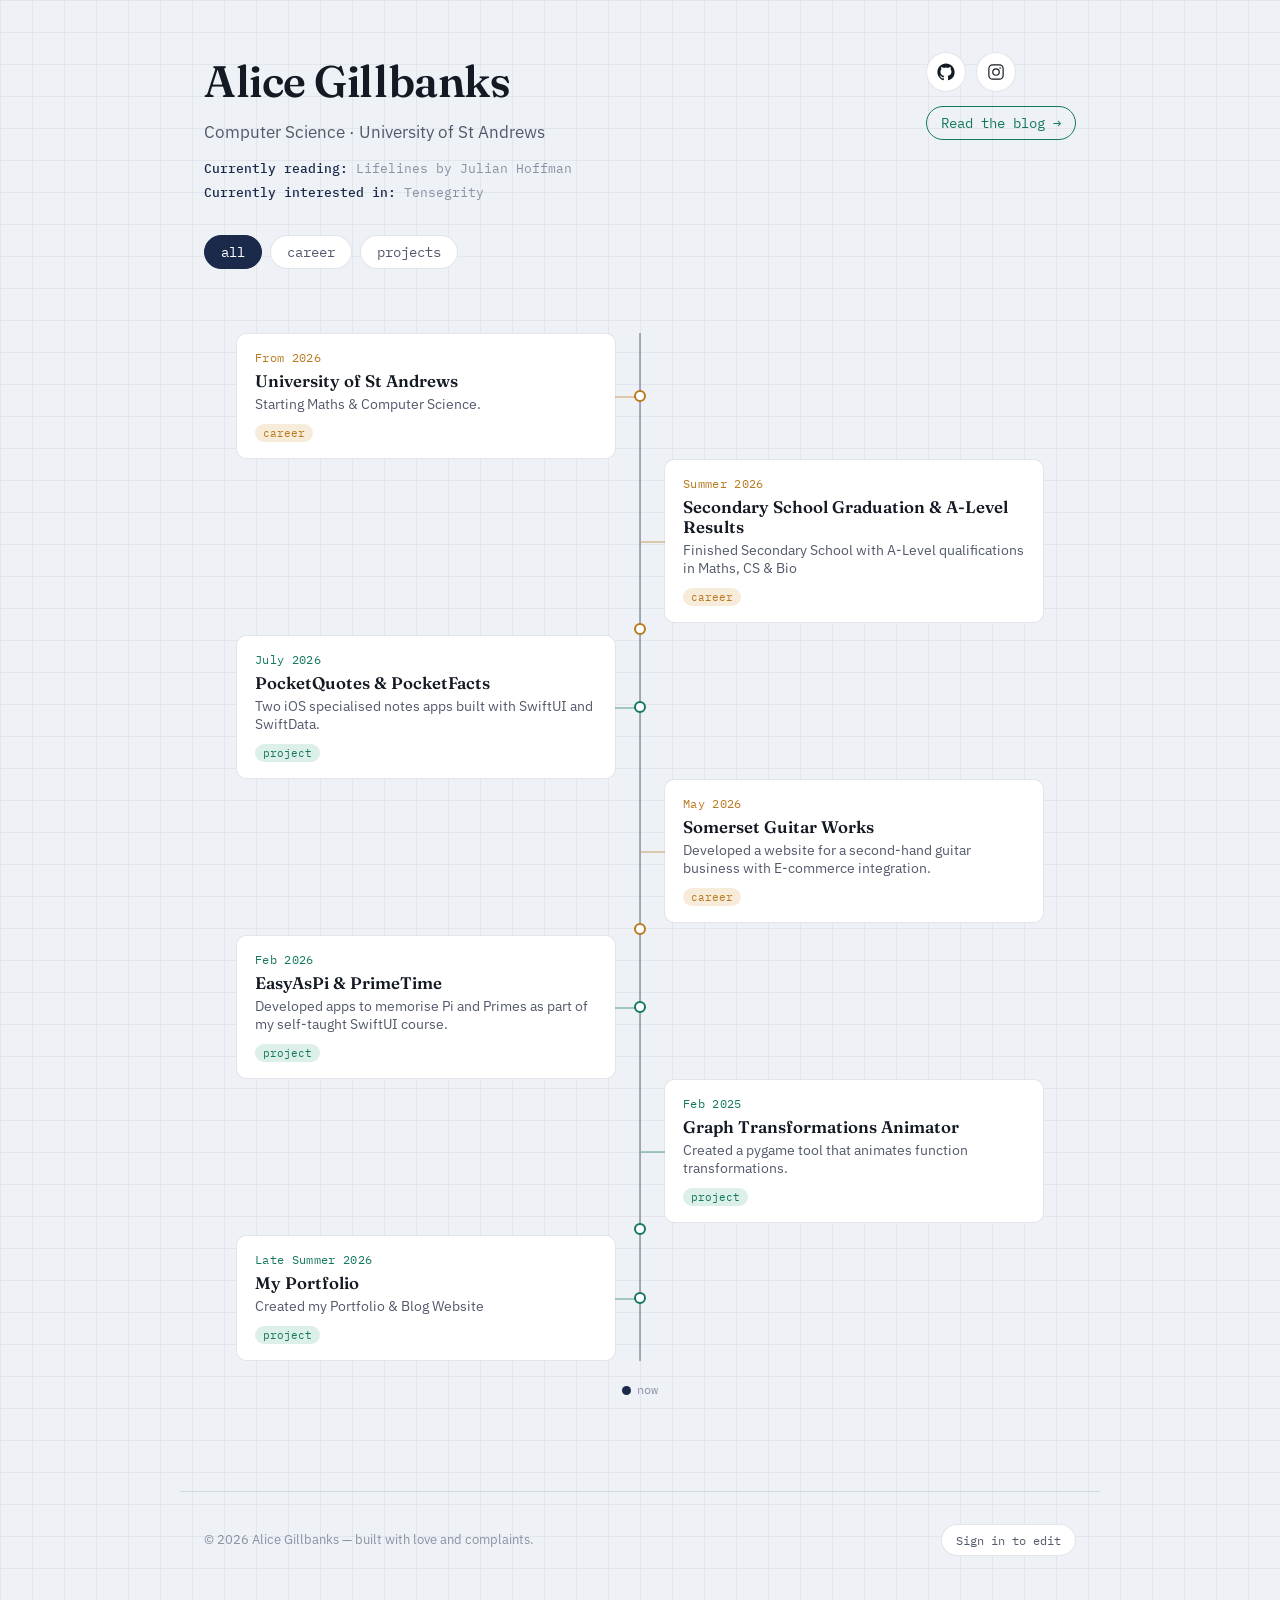
<file: index.html>
<!DOCTYPE html>
<html lang="en">
<head>
<meta charset="UTF-8">
<meta name="viewport" content="width=device-width, initial-scale=1.0">
<title>Alice Gillbanks</title>
<meta name="description" content="Alice Gillbanks — Maths & Computer Science at St Andrews. Career and project timeline.">
<link rel="stylesheet" href="css/style.css">
<link rel="stylesheet" href="css/blog.css">
</head>
<body>

<header class="site-header">
  <div class="identity">
    <h1 id="profile-name">Alice Gillbanks</h1>
    <p class="role" id="profile-subheading">Maths &amp; Computer Science · University of St Andrews</p>
    <div class="meta-lines">
      <span><span class="label">Currently reading:</span> <span id="profile-reading">—</span></span>
      <span><span class="label">Currently interested in:</span> <span id="profile-interest">—</span></span>
    </div>
  </div>
  <div>
  <nav class="social-links" aria-label="Social links">
    <a id="link-github" href="https://github.com/" target="_blank" rel="noopener" aria-label="GitHub">
      <svg viewBox="0 0 24 24" fill="currentColor" aria-hidden="true"><path d="M12 .5C5.65.5.5 5.65.5 12c0 5.09 3.29 9.4 7.86 10.93.57.1.78-.25.78-.55 0-.27-.01-1.15-.02-2.09-3.2.7-3.88-1.35-3.88-1.35-.52-1.33-1.28-1.68-1.28-1.68-1.04-.72.08-.7.08-.7 1.15.08 1.76 1.18 1.76 1.18 1.03 1.76 2.69 1.25 3.34.96.1-.75.4-1.25.73-1.54-2.56-.29-5.25-1.28-5.25-5.7 0-1.26.45-2.28 1.18-3.09-.12-.29-.51-1.46.11-3.05 0 0 .96-.31 3.15 1.18a10.9 10.9 0 0 1 5.74 0c2.19-1.49 3.15-1.18 3.15-1.18.62 1.59.23 2.76.11 3.05.74.81 1.18 1.83 1.18 3.09 0 4.43-2.7 5.4-5.27 5.69.42.36.78 1.07.78 2.15 0 1.56-.01 2.81-.01 3.19 0 .3.2.66.79.55A11.5 11.5 0 0 0 23.5 12c0-6.35-5.15-11.5-11.5-11.5Z"/></svg>
    </a>
    <a id="link-instagram" href="https://instagram.com/" target="_blank" rel="noopener" aria-label="Instagram">
      <svg viewBox="0 0 24 24" fill="none" stroke="currentColor" stroke-width="1.6" aria-hidden="true"><rect x="2.5" y="2.5" width="19" height="19" rx="5"/><circle cx="12" cy="12" r="4.3"/><circle cx="17.4" cy="6.6" r="1.1" fill="currentColor" stroke="none"/></svg>
    </a>
  </nav>
  <a class="blog-nav-link" href="blog.html">Read the blog →</a>
  </div>
</header>

<div class="filter-bar" role="group" aria-label="Filter timeline">
  <button class="filter-pill" data-filter="all" aria-pressed="true">all</button>
  <button class="filter-pill" data-filter="career" aria-pressed="false">career</button>
  <button class="filter-pill" data-filter="project" aria-pressed="false">projects</button>
</div>

<main>
  <ol class="timeline" id="timeline" aria-label="Career and project timeline"></ol>
  <p class="timeline-end">now</p>
</main>

<footer class="site-footer">
  <span>© <span id="year"></span> Alice Gillbanks — built with love and complaints.</span>
  <a class="footer-signin" href="admin.html">Sign in to edit</a>
</footer>

<dialog id="entry-dialog" aria-labelledby="dialog-title">
  <div class="dialog-inner">
    <button class="dialog-close" id="dialog-close" aria-label="Close">✕</button>
    <span class="dialog-tag" id="dialog-tag"></span>
    <span class="dialog-date" id="dialog-date"></span>
    <h2 id="dialog-title"></h2>
    <p class="description" id="dialog-description"></p>
    <div class="dialog-tags" id="dialog-tags"></div>
    <a class="dialog-link" id="dialog-link" href="#" target="_blank" rel="noopener" hidden>View more →</a>
  </div>
</dialog>

<script src="js/app.js"></script>
</body>
</html>
</file>
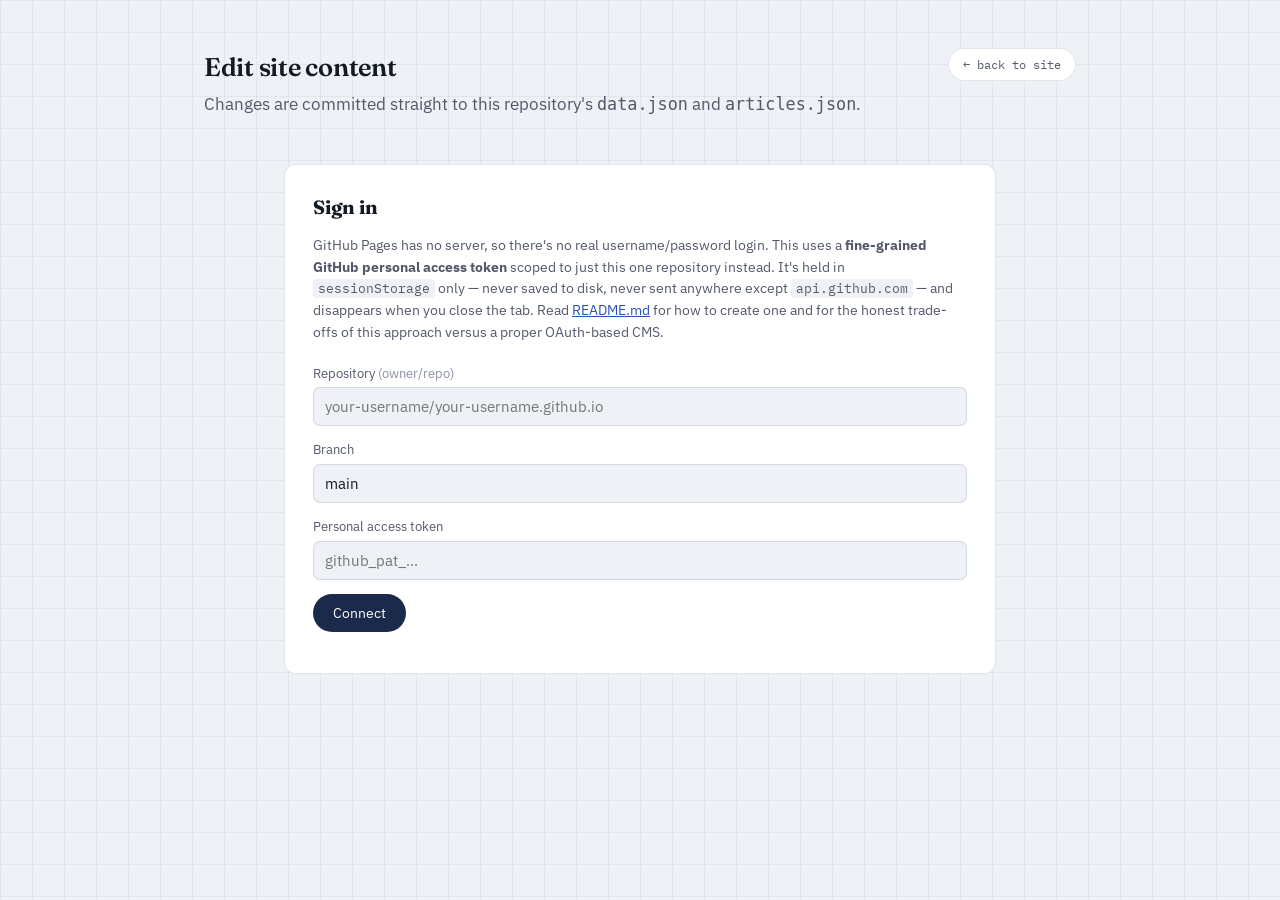
<file: admin.html>
<!DOCTYPE html>
<html lang="en">
<head>
<meta charset="UTF-8">
<meta name="viewport" content="width=device-width, initial-scale=1.0">
<title>Edit — Alice Gillbanks</title>
<link rel="stylesheet" href="css/style.css">
<link rel="stylesheet" href="css/admin.css">
<link rel="stylesheet" href="css/blog.css">
</head>
<body class="admin-body">

<header class="site-header">
  <div class="identity">
    <h1 style="font-size:1.6rem;">Edit site content</h1>
    <p class="role">Changes are committed straight to this repository's <code>data.json</code> and <code>articles.json</code>.</p>
  </div>
  <a href="index.html" class="footer-signin">← back to site</a>
</header>

<main class="admin-main">

  <section id="signin-panel" class="panel">
    <h2>Sign in</h2>
    <p class="hint">
      GitHub Pages has no server, so there's no real username/password login. This uses a
      <strong>fine-grained GitHub personal access token</strong> scoped to just this one repository instead.
      It's held in <code>sessionStorage</code> only — never saved to disk, never sent anywhere except
      <code>api.github.com</code> — and disappears when you close the tab. Read
      <a href="README.md" target="_blank">README.md</a> for how to create one and for the honest trade-offs
      of this approach versus a proper OAuth-based CMS.
    </p>
    <label class="field">
      <span>Repository <span class="muted">(owner/repo)</span></span>
      <input id="repo-input" type="text" placeholder="your-username/your-username.github.io" autocomplete="off">
    </label>
    <label class="field">
      <span>Branch</span>
      <input id="branch-input" type="text" placeholder="main" value="main" autocomplete="off">
    </label>
    <label class="field">
      <span>Personal access token</span>
      <input id="token-input" type="password" placeholder="github_pat_..." autocomplete="off">
    </label>
    <button id="connect-btn" class="btn-primary">Connect</button>
    <p id="signin-status" class="status" role="status"></p>
  </section>

  <section id="editor-panel" class="panel" hidden>
    <div class="editor-header">
      <h2>Edit content</h2>
      <button id="signout-btn" class="btn-ghost">Sign out</button>
    </div>

    <div class="tab-bar" role="tablist">
      <button class="tab-btn" id="tab-btn-timeline" role="tab" aria-selected="true">Timeline</button>
      <button class="tab-btn" id="tab-btn-blog" role="tab" aria-selected="false">Blog posts</button>
    </div>

    <div id="tab-timeline">
      <h2 style="margin-top:0;">Profile</h2>
      <div class="grid-2">
        <label class="field"><span>Name</span><input id="f-name" type="text"></label>
        <label class="field"><span>Subheading</span><input id="f-subheading" type="text"></label>
        <label class="field"><span>Currently reading</span><input id="f-reading" type="text"></label>
        <label class="field"><span>Currently interested in</span><input id="f-interest" type="text"></label>
        <label class="field"><span>GitHub URL</span><input id="f-github" type="text"></label>
        <label class="field"><span>Instagram URL</span><input id="f-instagram" type="text"></label>
      </div>

      <div class="editor-header" style="margin-top:32px;">
        <h2>Timeline entries</h2>
        <button id="add-entry-btn" class="btn-ghost">+ add entry</button>
      </div>
      <p class="hint" style="margin-bottom:16px;">
        Entries reorder themselves by date automatically — the earliest date is at the top,
        and anything without a date yet sits above all of them until you give it one.
      </p>
      <div id="entries-list"></div>

      <div class="save-bar">
        <button id="save-btn" class="btn-primary">Save changes</button>
        <span id="save-status" class="status" role="status"></span>
      </div>
    </div>

    <div id="tab-blog" hidden>
      <div class="editor-header">
        <h2 style="margin-top:0;">Blog posts</h2>
        <button id="add-post-btn" class="btn-ghost">+ add post</button>
      </div>
      <p class="hint" style="margin-bottom:16px;">
        New posts get the next id automatically (previous highest + 1). The date defaults to today —
        edit it if you're backdating a post. Selecting an image queues it for upload; it's actually
        committed to the repo when you click "Save changes" below.
      </p>
      <div id="posts-list"></div>

      <div class="save-bar">
        <button id="save-posts-btn" class="btn-primary">Save changes</button>
        <span id="save-posts-status" class="status" role="status"></span>
      </div>
    </div>
  </section>

</main>

<template id="entry-template">
  <div class="entry-form">
    <div class="entry-form-head">
      <select class="e-type">
        <option value="career">career</option>
        <option value="project">project</option>
      </select>
      <input class="e-title" type="text" placeholder="Title">
      <button class="btn-ghost remove-entry" type="button">remove</button>
    </div>
    <div class="entry-form-grid">
      <label class="field"><span>Date <span class="muted">(YYYY-MM)</span></span><input class="e-date" type="text" placeholder="2026-06"></label>
      <label class="field"><span>Date label <span class="muted">(optional override)</span></span><input class="e-datelabel" type="text" placeholder="Summer 2026"></label>
      <label class="field"><span>Link <span class="muted">(optional)</span></span><input class="e-link" type="text" placeholder="https://"></label>
      <label class="field"><span>Tags <span class="muted">(comma-separated)</span></span><input class="e-tags" type="text" placeholder="Swift, SwiftUI"></label>
    </div>
    <label class="field"><span>Card summary <span class="muted">(one line, shown on the timeline card)</span></span><input class="e-summary" type="text"></label>
    <label class="field"><span>Full description <span class="muted">(shown in the dialog)</span></span><textarea class="e-description" rows="3"></textarea></label>
  </div>
</template>

<template id="post-template">
  <div class="post-form entry-form">
    <div class="entry-form-head">
      <span class="post-id-badge">#<span class="e-id-display"></span></span>
      <input class="e-post-title" type="text" placeholder="Title">
      <button class="btn-ghost remove-post" type="button">remove</button>
    </div>
    <div class="entry-form-grid">
      <label class="field"><span>Date</span><input class="e-post-date" type="date"></label>
      <label class="field">
        <span>Image</span>
        <input class="e-post-image-file" type="file" accept="image/*">
        <img class="image-preview e-post-image-preview" hidden alt="">
      </label>
    </div>
    <label class="field"><span>Card description <span class="muted">(one line, shown on the blog card)</span></span><input class="e-post-description" type="text"></label>
    <label class="field"><span>Full content <span class="muted">(HTML, shown in the post dialog)</span></span><textarea class="e-post-content" rows="6"></textarea></label>
  </div>
</template>

<script src="js/admin.js"></script>
</body>
</html>
</file>
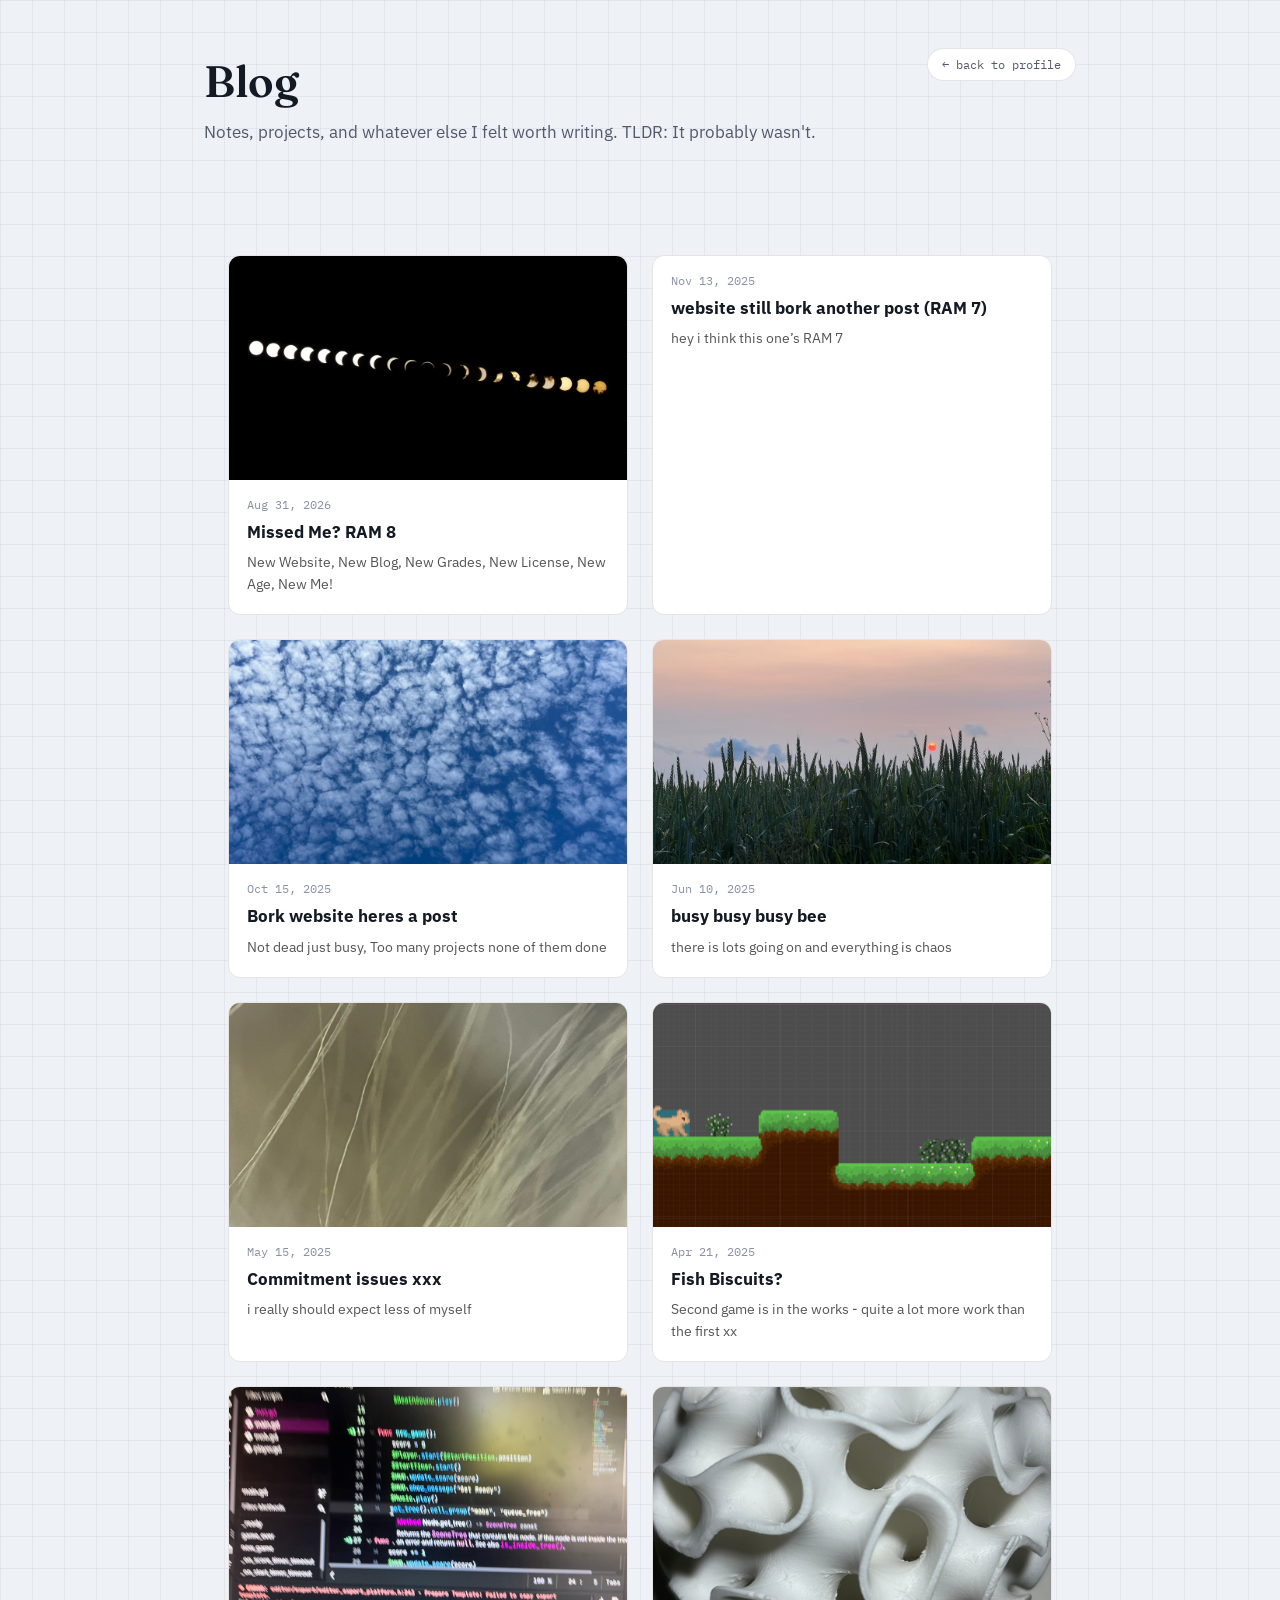
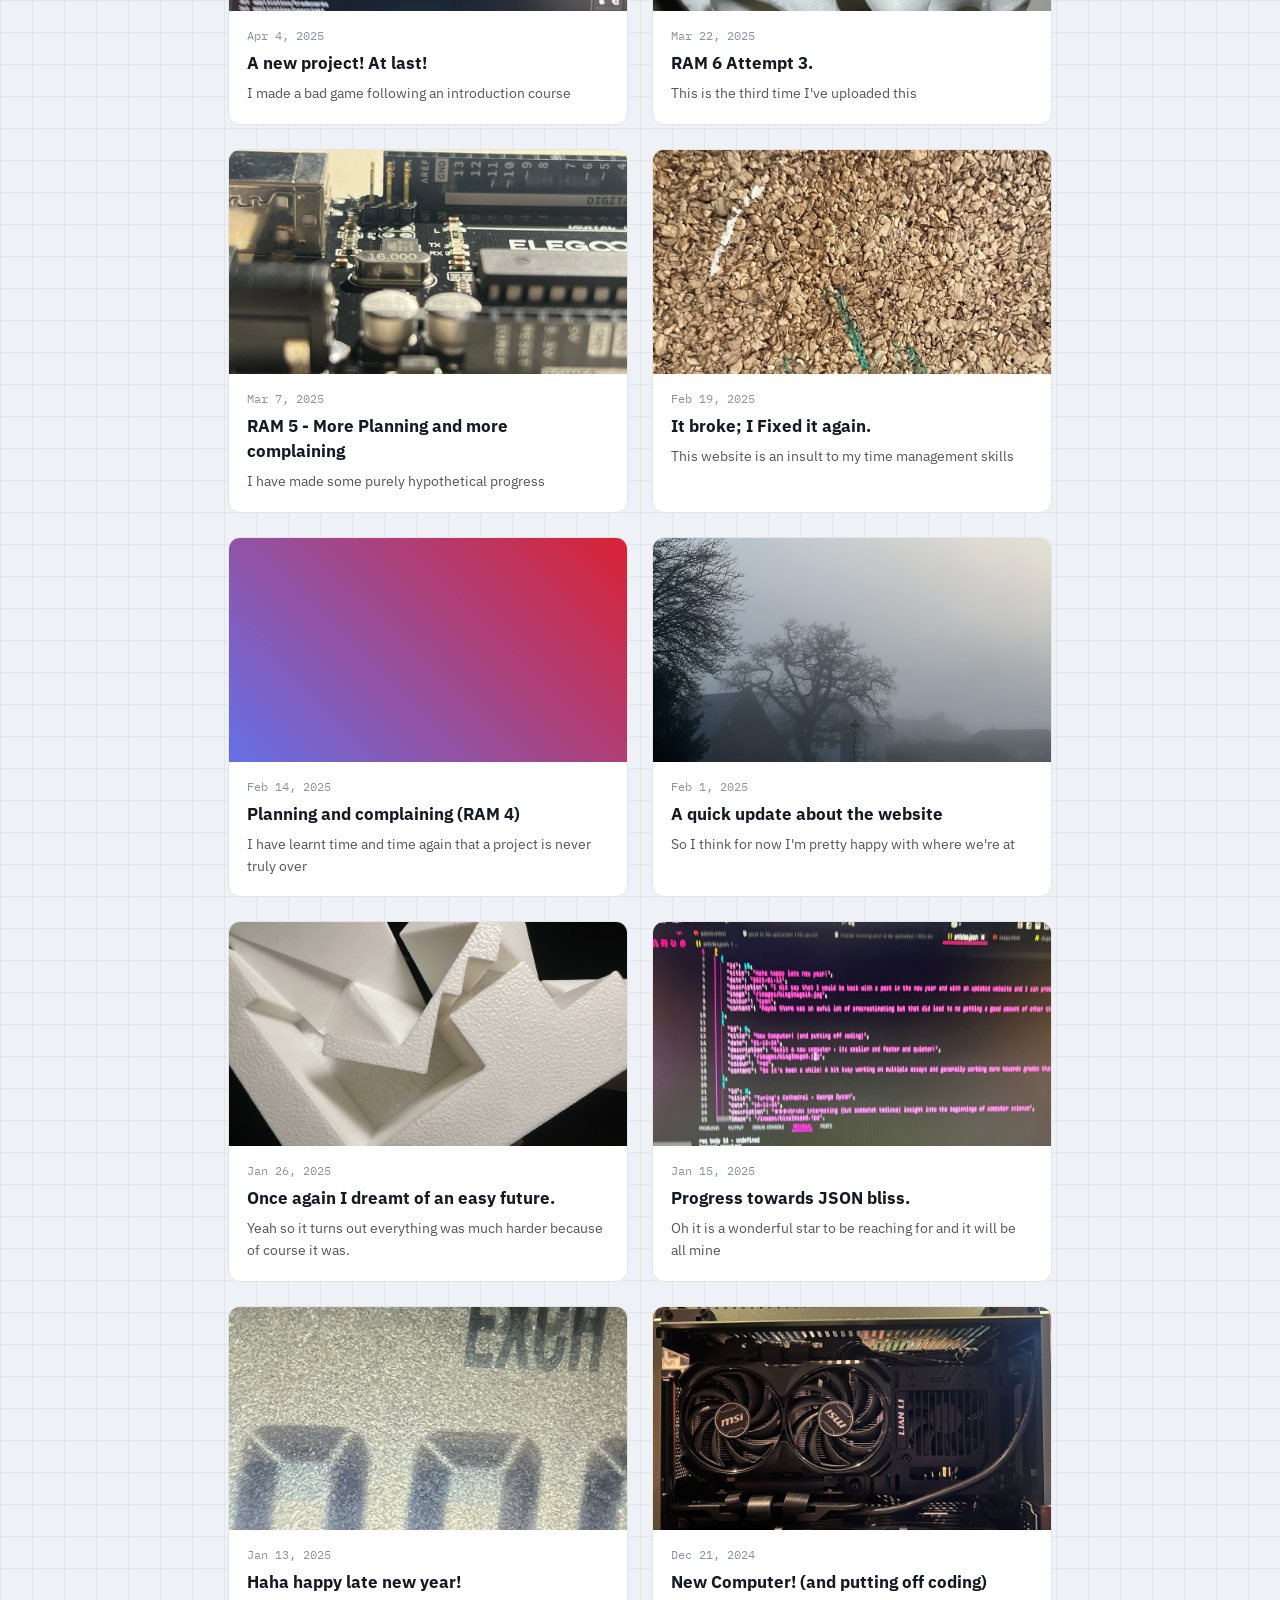
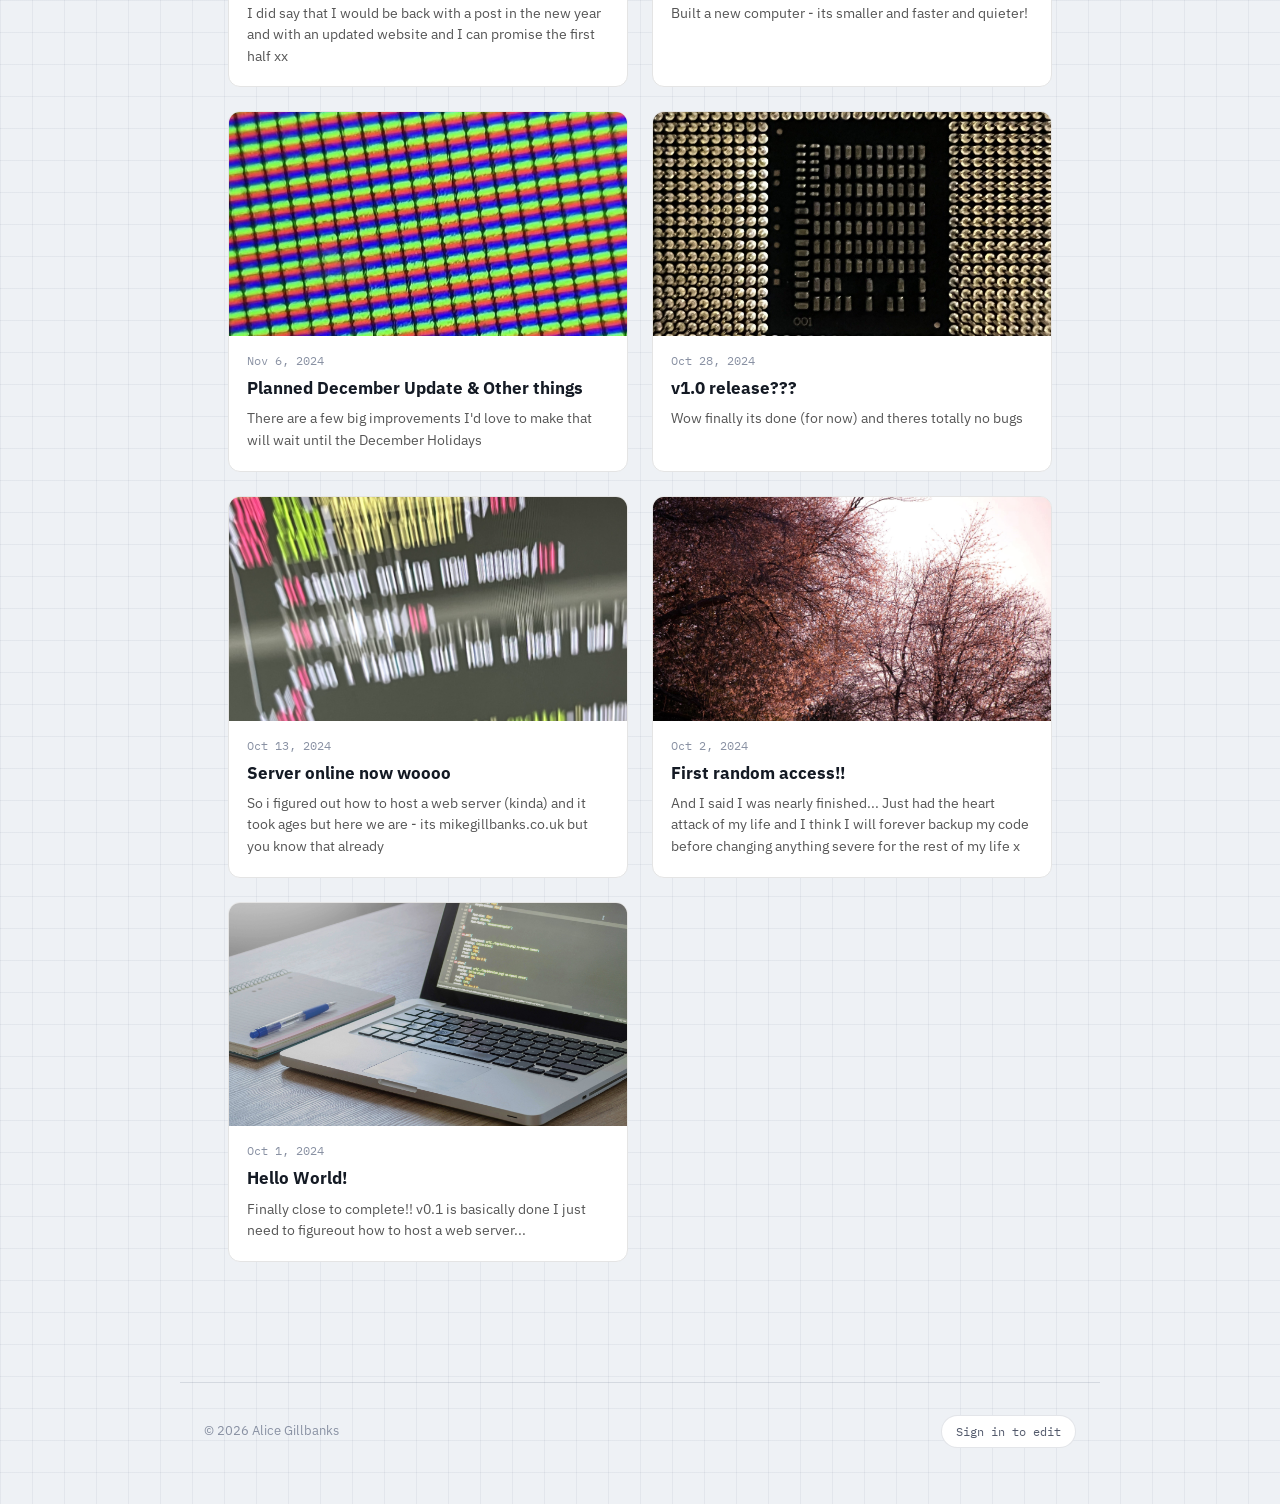
<file: blog.html>
<!DOCTYPE html>
<html lang="en">
<head>
<meta charset="UTF-8">
<meta name="viewport" content="width=device-width, initial-scale=1.0">
<title>Blog — Alice Gillbanks</title>
<meta name="description" content="Alice Gillbanks — blog posts.">
<link rel="stylesheet" href="css/style.css">
<link rel="stylesheet" href="css/blog.css">
</head>
<body>

<header class="site-header">
  <div class="identity">
    <h1>Blog</h1>
    <p class="role">Notes, projects, and whatever else I felt worth writing. TLDR: It probably wasn't.</p>
  </div>
  <a class="footer-signin" href="index.html">← back to profile</a>
</header>

<main>
  <div class="blog-grid" id="blog-grid" aria-label="Blog posts"></div>
</main>

<footer class="site-footer">
  <span>© <span id="year"></span> Alice Gillbanks</span>
  <a class="footer-signin" href="admin.html">Sign in to edit</a>
</footer>

<dialog id="entry-dialog" aria-labelledby="dialog-title">
  <div class="dialog-inner">
    <button class="dialog-close" id="dialog-close" aria-label="Close">✕</button>
    <img id="dialog-image" class="dialog-image" alt="" hidden>
    <span class="dialog-date" id="dialog-date"></span>
    <h2 id="dialog-title"></h2>
    <div class="description" id="dialog-content"></div>
  </div>
</dialog>

<script src="js/blog.js"></script>
</body>
</html>
</file>
<file: css/style.css>
@import url('https://fonts.googleapis.com/css2?family=Fraunces:opsz,wght@9..144,400;9..144,500;9..144,600&family=IBM+Plex+Sans:wght@400;500;600&family=IBM+Plex+Mono:wght@400;500&display=swap');

:root {
  --bg: #eef1f5;
  --grid-line: rgba(27, 42, 74, 0.055);
  --ink: #141a24;
  --ink-soft: #52596b;
  --ink-faint: #8991a3;
  --surface: #ffffff;
  --surface-border: rgba(27, 42, 74, 0.12);
  --spine: #1b2a4a;
  --accent-career: #b8791f;
  --accent-career-bg: #f7ecd9;
  --accent-project: #14785f;
  --accent-project-bg: #dcefe9;
  --focus: #2a4fb8;

  --font-display: 'Fraunces', serif;
  --font-body: 'IBM Plex Sans', sans-serif;
  --font-mono: 'IBM Plex Mono', monospace;

  --max-width: 920px;
}

* { box-sizing: border-box; }

html { scroll-behavior: smooth; }

body {
  margin: 0;
  font-family: var(--font-body);
  color: var(--ink);
  background:
    linear-gradient(var(--grid-line) 1px, transparent 1px),
    linear-gradient(90deg, var(--grid-line) 1px, transparent 1px),
    var(--bg);
  background-size: 32px 32px, 32px 32px, 100% 100%;
  min-height: 100vh;
  line-height: 1.5;
}

a { color: inherit; }

button { font-family: inherit; }

/* ---------- Header ---------- */

.site-header {
  max-width: var(--max-width);
  margin: 0 auto;
  padding: 48px 24px 32px;
  display: flex;
  justify-content: space-between;
  align-items: flex-start;
  gap: 24px;
  flex-wrap: wrap;
}

.identity h1 {
  font-family: var(--font-display);
  font-optical-sizing: auto;
  font-weight: 600;
  font-size: clamp(2rem, 5vw, 2.75rem);
  margin: 0 0 6px;
  letter-spacing: -0.01em;
}

.identity .role {
  margin: 0 0 14px;
  color: var(--ink-soft);
  font-size: 1.05rem;
}

.meta-lines {
  display: flex;
  flex-direction: column;
  gap: 4px;
  font-family: var(--font-mono);
  font-size: 0.82rem;
  color: var(--ink-faint);
}

.meta-lines .label {
  color: var(--spine);
  font-weight: 500;
}

.social-links {
  display: flex;
  gap: 10px;
  padding-top: 4px;
}

.social-links a {
  display: inline-flex;
  align-items: center;
  justify-content: center;
  width: 40px;
  height: 40px;
  border-radius: 50%;
  border: 1px solid var(--surface-border);
  background: var(--surface);
  color: var(--ink);
  transition: transform 0.15s ease, border-color 0.15s ease;
}

.social-links a:hover,
.social-links a:focus-visible {
  transform: translateY(-2px);
  border-color: var(--spine);
}

.social-links svg { width: 18px; height: 18px; }

/* ---------- Filter bar ---------- */

.filter-bar {
  max-width: var(--max-width);
  margin: 0 auto;
  padding: 0 24px 8px;
  display: flex;
  gap: 8px;
}

.filter-pill {
  border: 1px solid var(--surface-border);
  background: var(--surface);
  color: var(--ink-soft);
  padding: 7px 16px;
  border-radius: 999px;
  font-size: 0.85rem;
  cursor: pointer;
  font-family: var(--font-mono);
  transition: background 0.15s ease, color 0.15s ease, border-color 0.15s ease;
}

.filter-pill:hover { border-color: var(--spine); }

.filter-pill[aria-pressed="true"] {
  background: var(--spine);
  color: #fff;
  border-color: var(--spine);
}

/* ---------- Timeline ---------- */

main {
  max-width: var(--max-width);
  margin: 0 auto;
  padding: 24px 24px 80px;
}

.timeline {
  list-style: none;
  margin: 32px 0 0;
  padding: 0;
  position: relative;
}

.timeline::before {
  content: "";
  position: absolute;
  top: 0;
  bottom: 0;
  left: 50%;
  width: 2px;
  background: var(--spine);
  opacity: 0.35;
  transform: translateX(-1px);
}

.timeline-end {
  position: relative;
  text-align: center;
  font-family: var(--font-mono);
  font-size: 0.75rem;
  color: var(--ink-faint);
  padding-top: 8px;
}
.timeline-end::before {
  content: "";
  display: inline-block;
  width: 9px;
  height: 9px;
  border-radius: 50%;
  background: var(--spine);
  margin-right: 6px;
  vertical-align: middle;
}

.entry {
  position: relative;
  display: grid;
  grid-template-columns: 1fr 48px 1fr;
  align-items: center;
  min-height: 90px;
}

.entry-node {
  grid-column: 2;
  justify-self: center;
  width: 12px;
  height: 12px;
  border-radius: 50%;
  background: var(--surface);
  border: 2px solid var(--spine);
  z-index: 2;
}

.entry[data-type="career"] .entry-node { border-color: var(--accent-career); }
.entry[data-type="project"] .entry-node { border-color: var(--accent-project); }

.entry-card {
  position: relative;
  grid-column: 1;
  justify-self: end;
  width: 100%;
  max-width: 380px;
  text-align: left;
  background: var(--surface);
  border: 1px solid var(--surface-border);
  border-radius: 10px;
  padding: 16px 18px;
  cursor: pointer;
  transition: transform 0.15s ease, box-shadow 0.15s ease, border-color 0.15s ease;
}

.entry.side-right .entry-card { grid-column: 3; justify-self: start; }

.entry-card:hover,
.entry-card:focus-visible {
  transform: translateY(-2px);
  box-shadow: 0 8px 20px rgba(20, 26, 36, 0.08);
  border-color: var(--surface-border);
}

.entry-card::after {
  content: "";
  position: absolute;
  top: 50%;
  width: 24px;
  height: 2px;
  background: currentColor;
  opacity: 0.35;
}

.entry[data-type="career"] .entry-card { color: var(--accent-career); }
.entry[data-type="project"] .entry-card { color: var(--accent-project); }

.entry.side-left .entry-card::after { right: -24px; }
.entry.side-right .entry-card::after { left: -24px; }

.entry-date {
  display: block;
  font-family: var(--font-mono);
  font-size: 0.72rem;
  letter-spacing: 0.03em;
  margin-bottom: 6px;
  color: inherit;
}

.entry-card h3 {
  margin: 0 0 4px;
  font-family: var(--font-display);
  font-weight: 600;
  font-size: 1.05rem;
  color: var(--ink);
}

.entry-card p {
  margin: 0 0 10px;
  font-size: 0.88rem;
  color: var(--ink-soft);
}

.entry-tag {
  display: inline-block;
  font-family: var(--font-mono);
  font-size: 0.68rem;
  padding: 2px 8px;
  border-radius: 999px;
}

.entry[data-type="career"] .entry-tag { background: var(--accent-career-bg); color: var(--accent-career); }
.entry[data-type="project"] .entry-tag { background: var(--accent-project-bg); color: var(--accent-project); }

.entry.is-hidden { display: none; }

/* ---------- Dialog / modal ---------- */

dialog#entry-dialog {
  border: none;
  border-radius: 14px;
  padding: 0;
  width: min(520px, 90vw);
  max-height: 85vh;
  overflow-y: auto;
  background: var(--surface);
  box-shadow: 0 24px 60px rgba(20, 26, 36, 0.25);
}

dialog#entry-dialog::backdrop {
  background: rgba(20, 26, 36, 0.35);
  backdrop-filter: blur(6px);
}

.dialog-inner { padding: 28px 28px 24px; }

.dialog-close {
  position: absolute;
  top: 16px;
  right: 16px;
  width: 32px;
  height: 32px;
  border-radius: 50%;
  border: 1px solid var(--surface-border);
  background: var(--surface);
  cursor: pointer;
  font-size: 1rem;
  line-height: 1;
  color: var(--ink-soft);
}
.dialog-close:hover { color: var(--ink); }

.dialog-tag {
  font-family: var(--font-mono);
  font-size: 0.72rem;
  padding: 3px 10px;
  border-radius: 999px;
  display: inline-block;
  margin-bottom: 10px;
}

.dialog-date {
  display: block;
  font-family: var(--font-mono);
  font-size: 0.78rem;
  color: var(--ink-faint);
  margin-bottom: 4px;
}

.dialog-inner h2 {
  font-family: var(--font-display);
  font-weight: 600;
  font-size: 1.4rem;
  margin: 0 0 12px;
}

.dialog-inner p.description {
  color: var(--ink-soft);
  font-size: 0.95rem;
  line-height: 1.65;
  margin: 0 0 16px;
}

.dialog-tags {
  display: flex;
  gap: 6px;
  flex-wrap: wrap;
  margin-bottom: 16px;
}

.chip {
  font-family: var(--font-mono);
  font-size: 0.7rem;
  background: var(--bg);
  border: 1px solid var(--surface-border);
  padding: 3px 9px;
  border-radius: 999px;
  color: var(--ink-soft);
}

.dialog-link {
  font-family: var(--font-mono);
  font-size: 0.85rem;
  color: var(--focus);
  text-decoration: underline;
}

/* ---------- Footer ---------- */

.site-footer {
  max-width: var(--max-width);
  margin: 0 auto;
  padding: 32px 24px 56px;
  display: flex;
  justify-content: space-between;
  align-items: center;
  gap: 16px;
  border-top: 1px solid var(--surface-border);
  font-size: 0.82rem;
  color: var(--ink-faint);
  flex-wrap: wrap;
}

.footer-signin {
  font-family: var(--font-mono);
  font-size: 0.78rem;
  color: var(--ink-soft);
  text-decoration: none;
  border: 1px solid var(--surface-border);
  padding: 6px 14px;
  border-radius: 999px;
  background: var(--surface);
}
.footer-signin:hover { border-color: var(--spine); }

/* ---------- Focus & motion ---------- */

:focus-visible {
  outline: 2px solid var(--focus);
  outline-offset: 2px;
}

@media (prefers-reduced-motion: reduce) {
  html { scroll-behavior: auto; }
  * { transition: none !important; }
}

/* ---------- Mobile ---------- */

@media (max-width: 720px) {
  .timeline::before { left: 20px; }

  .entry { grid-template-columns: 40px 1fr; min-height: 0; padding: 0 0 20px; }
  .entry-node { grid-column: 1; justify-self: center; }

  .entry-card,
  .entry.side-right .entry-card {
    grid-column: 2;
    justify-self: stretch;
    max-width: none;
  }

  .entry-card::after { display: none; }

  .site-header { padding-top: 36px; }
  .site-footer { justify-content: center; text-align: center; }
}
</file>
<file: css/blog.css>
/* --- Homepage/blog nav link --- */
.blog-nav-link {
  display: inline-block;
  margin-top: 14px;
  font-family: var(--font-mono, monospace);
  font-size: 0.85rem;
  text-decoration: none;
  color: var(--accent-project, #3b6ea5);
  border: 1px solid currentColor;
  border-radius: 999px;
  padding: 6px 14px;
  transition: opacity 0.15s ease;
}
.blog-nav-link:hover { opacity: 0.7; }

/* --- Blog grid + cards --- */
.blog-grid {
  display: grid;
  grid-template-columns: repeat(auto-fill, minmax(260px, 1fr));
  gap: 24px;
  max-width: 1080px;
  margin: 40px auto;
  padding: 0 24px;
}

.blog-card {
  display: flex;
  flex-direction: column;
  text-align: left;
  background: var(--card-bg, #fff);
  border: 1px solid var(--border-color, #e4e4e4);
  border-radius: 12px;
  overflow: hidden;
  cursor: pointer;
  padding: 0;
  font: inherit;
  color: inherit;
  transition: transform 0.15s ease, box-shadow 0.15s ease;
}
.blog-card:hover {
  transform: translateY(-2px);
  box-shadow: 0 8px 20px rgba(0, 0, 0, 0.08);
}
.blog-card-image {
  width: 100%;
  aspect-ratio: 16 / 9;
  object-fit: cover;
  display: block;
  background: var(--border-color, #eee);
}
.blog-card-body {
  padding: 16px 18px 20px;
  display: flex;
  flex-direction: column;
  gap: 6px;
}
.blog-card-date {
  font-family: var(--font-mono, monospace);
  font-size: 0.75rem;
  color: var(--ink-faint, #888);
}
.blog-card-body h3 {
  margin: 0;
  font-size: 1.05rem;
}
.blog-card-body p {
  margin: 0;
  font-size: 0.9rem;
  color: var(--ink-muted, #555);
}

/* --- Admin tabs --- */
.tab-bar {
  display: flex;
  margin-bottom: 24px;
  border-bottom: 1px solid var(--border-color, #e4e4e4);
}
.tab-btn {
  background: none;
  border: none;
  padding: 10px 4px;
  margin-right: 24px;
  font: inherit;
  font-weight: 600;
  color: var(--ink-faint, #888);
  cursor: pointer;
  border-bottom: 2px solid transparent;
}
.tab-btn[aria-selected="true"] {
  color: var(--ink, #111);
  border-bottom-color: var(--accent-project, #3b6ea5);
}

.dialog-image {
  width: 100%;
  border-radius: 8px;
  margin-bottom: 16px;
  display: block;
}

/* --- Admin: post image preview --- */
.image-preview {
  max-width: 160px;
  max-height: 100px;
  object-fit: cover;
  border-radius: 6px;
  margin-top: 8px;
  display: block;
}
.post-id-badge {
  font-family: var(--font-mono, monospace);
  font-size: 0.85rem;
  color: var(--ink-faint, #888);
  padding: 0 4px;
}
</file>
<file: css/admin.css>
.admin-body { padding-bottom: 60px; }

.admin-main {
  max-width: 760px;
  margin: 0 auto;
  padding: 0 24px 80px;
}

.panel {
  background: var(--surface);
  border: 1px solid var(--surface-border);
  border-radius: 12px;
  padding: 28px;
  margin-bottom: 24px;
}

.panel h2 {
  font-family: var(--font-display);
  font-size: 1.2rem;
  margin: 0 0 12px;
}

.hint {
  font-size: 0.85rem;
  color: var(--ink-soft);
  line-height: 1.6;
  margin-bottom: 20px;
}
.hint code {
  background: var(--bg);
  padding: 1px 5px;
  border-radius: 4px;
  font-family: var(--font-mono);
  font-size: 0.82rem;
}
.hint a { color: var(--focus); }

.field {
  display: flex;
  flex-direction: column;
  gap: 4px;
  font-size: 0.82rem;
  color: var(--ink-soft);
  margin-bottom: 14px;
}

.field .muted { color: var(--ink-faint); font-weight: 400; }

.field input,
.field textarea,
.entry-form select {
  font-family: var(--font-body);
  font-size: 0.92rem;
  padding: 9px 11px;
  border-radius: 7px;
  border: 1px solid var(--surface-border);
  background: var(--bg);
  color: var(--ink);
}

.field textarea { resize: vertical; font-family: var(--font-body); }

.grid-2 {
  display: grid;
  grid-template-columns: 1fr 1fr;
  gap: 0 16px;
}
@media (max-width: 600px) { .grid-2 { grid-template-columns: 1fr; } }

.btn-primary {
  background: var(--spine);
  color: #fff;
  border: none;
  padding: 10px 20px;
  border-radius: 999px;
  font-size: 0.88rem;
  cursor: pointer;
}
.btn-primary:hover { opacity: 0.9; }

.btn-ghost {
  background: transparent;
  border: 1px solid var(--surface-border);
  color: var(--ink-soft);
  padding: 6px 14px;
  border-radius: 999px;
  font-size: 0.8rem;
  cursor: pointer;
  font-family: var(--font-mono);
}
.btn-ghost:hover { border-color: var(--spine); color: var(--ink); }

.status {
  font-family: var(--font-mono);
  font-size: 0.8rem;
  color: var(--ink-faint);
  margin-left: 12px;
}
.status.error { color: #b3261e; }
.status.success { color: var(--accent-project); }

.editor-header {
  display: flex;
  justify-content: space-between;
  align-items: center;
  margin-bottom: 16px;
}

.entry-form {
  border: 1px solid var(--surface-border);
  border-radius: 10px;
  padding: 16px;
  margin-bottom: 14px;
  background: var(--bg);
}

.entry-form-head {
  display: flex;
  align-items: center;
  gap: 10px;
  margin-bottom: 12px;
}
.entry-form-head .e-title { flex: 1; }

.entry-form-grid {
  display: grid;
  grid-template-columns: 1fr 1fr;
  gap: 0 16px;
}
@media (max-width: 600px) { .entry-form-grid { grid-template-columns: 1fr; } }

.save-bar {
  display: flex;
  align-items: center;
  margin-top: 24px;
  position: sticky;
  bottom: 16px;
}
</file>
